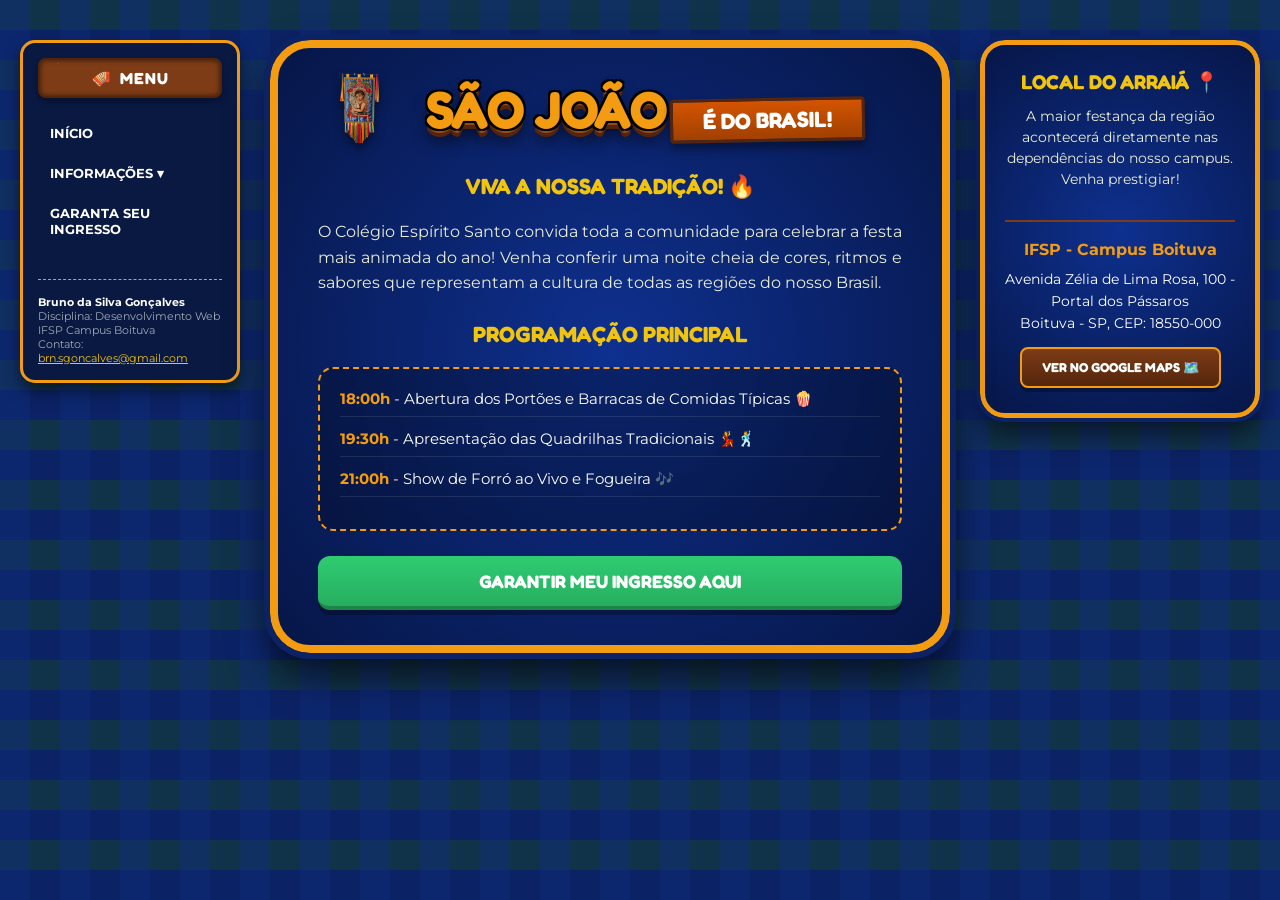
<file: index.html>
<!DOCTYPE html>
<html lang="pt-BR">

<head>
    <meta charset="UTF-8">
    <meta name="viewport" content="width=device-width, initial-scale=1.0">
    <title>São João é do Brasil - Início</title>
    <link rel="icon" type="image/jpeg" href="imagens/442537.png">
    <link rel="preconnect" href="https://fonts.googleapis.com">
    <link rel="preconnect" href="https://fonts.gstatic.com" crossorigin>
    <link href="https://fonts.googleapis.com/css2?family=Fredoka:wght@400;700&family=Montserrat:wght@400;700&display=swap" rel="stylesheet">
    <link rel="stylesheet" href="estilo/layout.css">
</head>

<body>

    <nav>
        <header>
            <i>🪗</i>
            <h3>Menu</h3>
        </header>
        <ul>
            <li><a href="index.html">Início</a></li>
            <li class="dropdown">
                <a href="#">Informações ▾</a>
                <ul>
                    <li><a href="paginas/sobre.html">História de São João</a></li>
                    <li><a href="paginas/cronograma.html">Cronograma</a></li>
                </ul>
            </li>
            <li><a href="paginas/formulario.html">Garanta seu ingresso</a></li>
        </ul>

        <address>
            <strong>Bruno da Silva Gonçalves</strong><br>
            Disciplina: Desenvolvimento Web<br>
            IFSP Campus Boituva<br>
            Contato: <a href="brn.sgoncalves@gmail.com" text-transform:none;">brn.sgoncalves@gmail.com</a>
        </address>
    </nav>

    <main>
        <header>
            <img src="imagens/9762cb28a85ff87d94969bb4abf67e01-removebg-preview.png" alt="Fogueira de São João iluminada">
            <h1>São João</h1>
            <small>É do Brasil!</small>
        </header>

        <section>
            <h2>Viva a nossa tradição! 🔥</h2>
            <p>O Colégio Espírito Santo convida toda a comunidade para celebrar a festa mais animada do ano! Venha conferir uma noite cheia de cores, ritmos e sabores que representam a cultura de todas as regiões do nosso Brasil.</p>
        </section>

        <article>
            <h3>Programação Principal</h3>
            <ul>
                <li><strong>18:00h</strong> - Abertura dos Portões e Barracas de Comidas Típicas 🍿</li>
                <li><strong>19:30h</strong> - Apresentação das Quadrilhas Tradicionais 💃🕺</li>
                <li><strong>21:00h</strong> - Show de Forró ao Vivo e Fogueira 🎶</li>
            </ul>
        </article>

        <footer>
            <form action="paginas/formulario.html" method="get">
                <button type="submit">Garantir Meu Ingresso Aqui</button>
            </form>
        </footer>
    </main>

    <aside class="local-evento">
        <h3>Local do Arraiá 📍</h3>
        <p>A maior festança da região acontecerá diretamente nas dependências do nosso campus. Venha prestigiar!</p>
        
        <address>
            <strong>IFSP - Campus Boituva</strong><br>
            Avenida Zélia de Lima Rosa, 100 - Portal dos Pássaros<br>
            Boituva - SP, CEP: 18550-000<br>
            <a href="https://maps.google.com/?q=IFSP+Campus+Boituva" target="_blank" rel="noopener noreferrer">Ver no Google Maps 🗺️</a>
        </address>
    </aside>

</body>
</html>
</file>
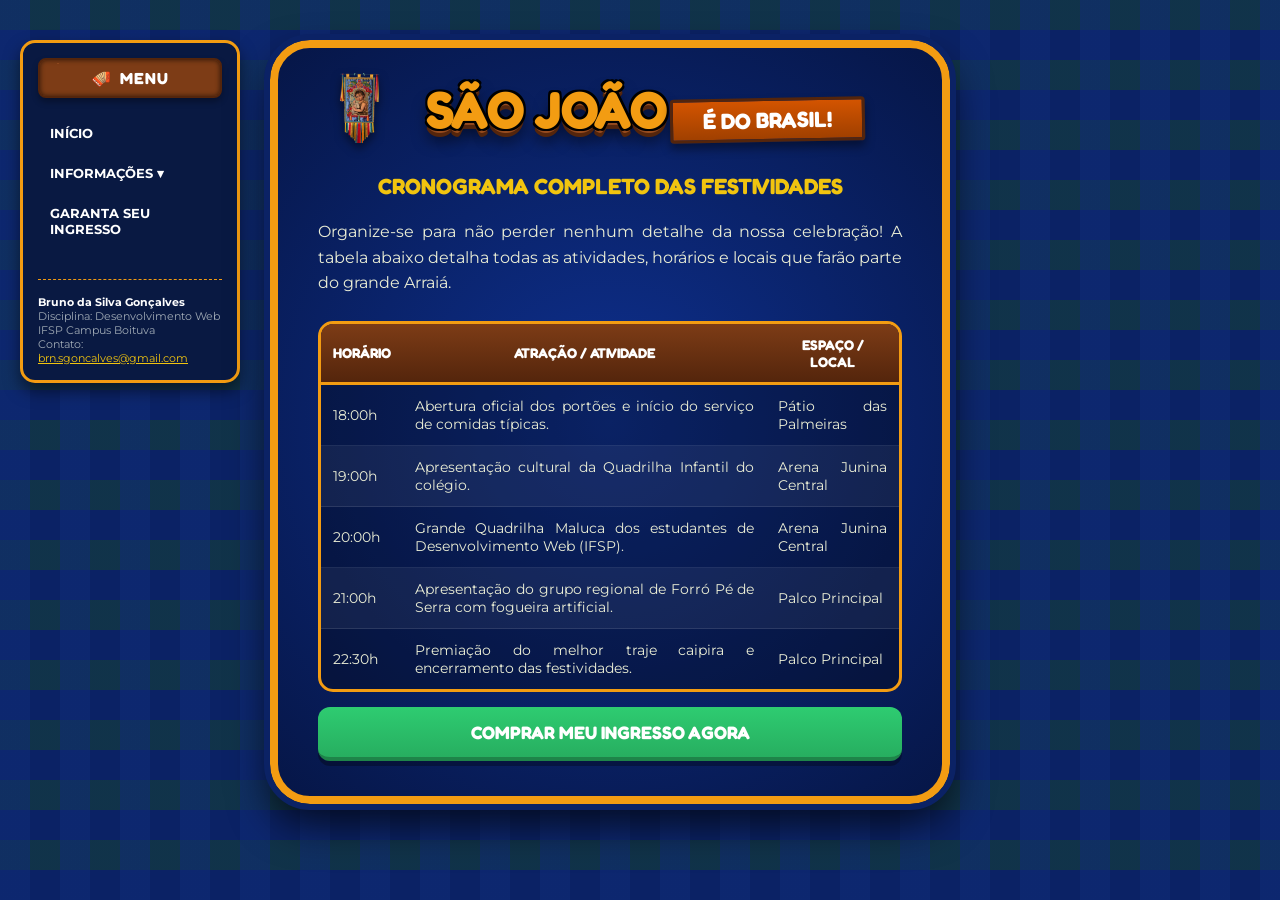
<file: paginas/cronograma.html>
<!DOCTYPE html>
<html lang="pt-BR">
<head>
    <meta charset="UTF-8">
    <meta name="viewport" content="width=device-width, initial-scale=1.0">
    <title>São João é do Brasil - Programação</title>
    <link rel="icon" type="image/jpeg" href="../imagens/442537.png">
    <link rel="preconnect" href="https://fonts.googleapis.com">
    <link rel="preconnect" href="https://fonts.gstatic.com" crossorigin>
    <link href="https://fonts.googleapis.com/css2?family=Fredoka:wght@400;700&family=Montserrat:wght@400;700&display=swap" rel="stylesheet">
    <link rel="stylesheet" href="../estilo/layout.css">
</head>
<body>

    <nav>
        <header>
            <i>🪗</i>
            <h3>Menu</h3>
        </header>
        <ul>
            <li><a href="index.html">Início</a></li>
            <li class="dropdown">
                <a href="#">Informações ▾</a>
                <ul>
                    <li><a href="paginas/sobre.html">História de São João</a></li>
                    <li><a href="paginas/cronograma.html">Cronograma</a></li>
                </ul>
            </li>
            <li><a href="paginas/formulario.html">Garanta seu ingresso</a></li>
        </ul>

        <address>
            <strong>Bruno da Silva Gonçalves</strong><br>
            Disciplina: Desenvolvimento Web<br>
            IFSP Campus Boituva<br>
            Contato: <a href="brn.sgoncalves@gmail.com"
                style="display:inline; padding:0; font-size:11px; color:#f1c40f; text-transform:none;">brn.sgoncalves@gmail.com</a>
        </address>
    </nav>

    <main>
        <header>
            <img src="../imagens/9762cb28a85ff87d94969bb4abf67e01-removebg-preview.png" alt="Fogueira de São João iluminada">
            <h1>São João</h1>
            <small>É do Brasil!</small>
        </header>

        <section>
            <h2>Cronograma Completo das Festividades</h2>
            <p>Organize-se para não perder nenhum detalhe da nossa celebração! A tabela abaixo detalha todas as atividades, horários e locais que farão parte do grande Arraiá.</p>
            
            <table>
                <thead>
                    <tr>
                        <th>Horário</th>
                        <th>Atração / Atividade</th>
                        <th>Espaço / Local</th>
                    </tr>
                </thead>
                <tbody>
                    <tr>
                        <td>18:00h</td>
                        <td>Abertura oficial dos portões e início do serviço de comidas típicas.</td>
                        <td>Pátio das Palmeiras</td>
                    </tr>
                    <tr>
                        <td>19:00h</td>
                        <td>Apresentação cultural da Quadrilha Infantil do colégio.</td>
                        <td>Arena Junina Central</td>
                    </tr>
                    <tr>
                        <td>20:00h</td>
                        <td>Grande Quadrilha Maluca dos estudantes de Desenvolvimento Web (IFSP).</td>
                        <td>Arena Junina Central</td>
                    </tr>
                    <tr>
                        <td>21:00h</td>
                        <td>Apresentação do grupo regional de Forró Pé de Serra com fogueira artificial.</td>
                        <td>Palco Principal</td>
                    </tr>
                    <tr>
                        <td>22:30h</td>
                        <td>Premiação do melhor traje caipira e encerramento das festividades.</td>
                        <td>Palco Principal</td>
                    </tr>
                </tbody>
            </table>
        </section>

        <footer>
            <form action="paginas/formulario.html" method="get">
                <button type="submit">Comprar Meu Ingresso Agora</button>
            </form>
        </footer>
    </main>
</body>
</file>
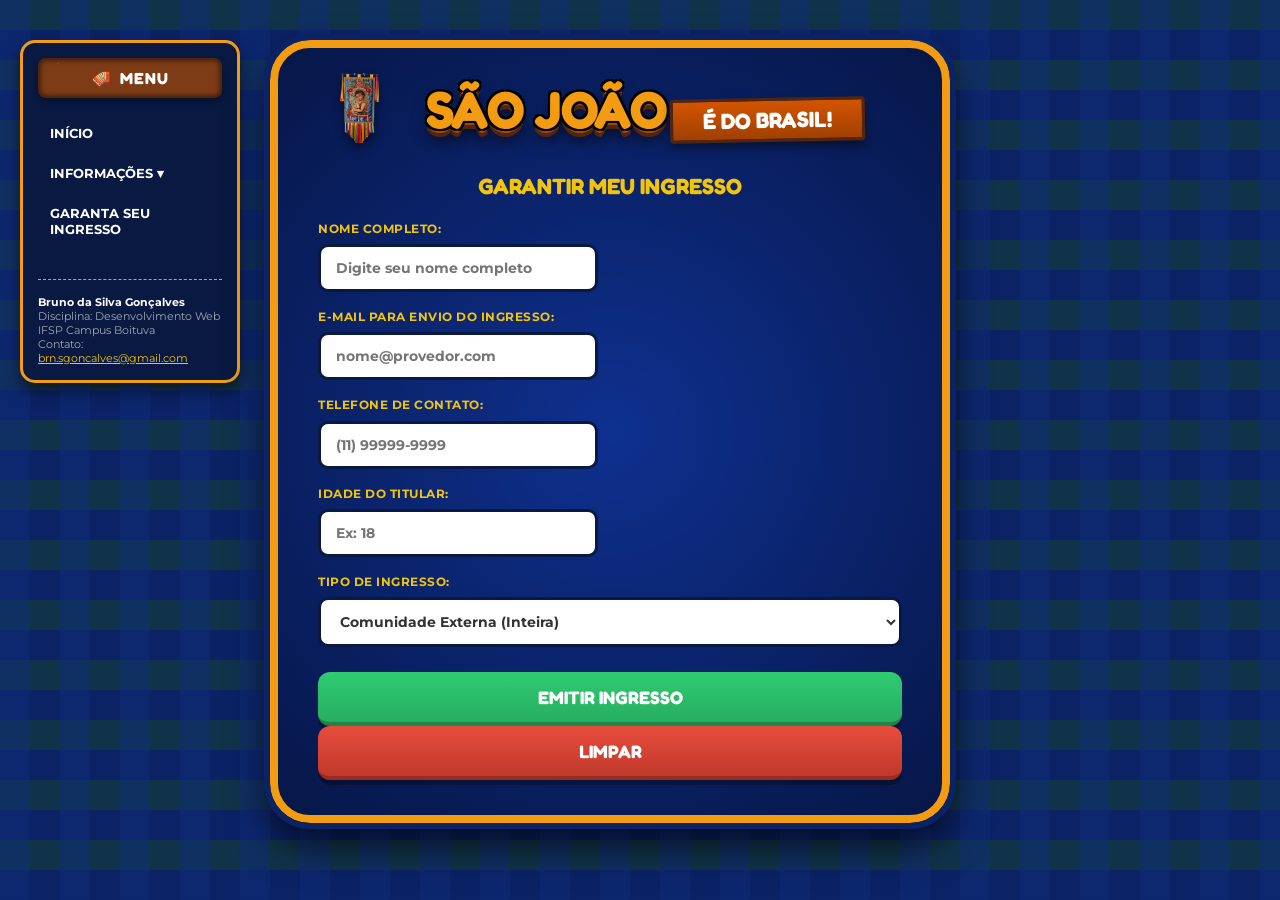
<file: paginas/formulario.html>
<!DOCTYPE html>
<html lang="pt-BR">
<head>
    <meta charset="UTF-8">
    <meta name="viewport" content="width=device-width, initial-scale=1.0">
    <title>São João é do Brasil - Inscrição</title>
    <link rel="icon" type="image/jpeg" href="../imagens/442537.png">
    <link rel="preconnect" href="https://fonts.googleapis.com">
    <link rel="preconnect" href="https://fonts.gstatic.com" crossorigin>
    <link href="https://fonts.googleapis.com/css2?family=Fredoka:wght@400;700&family=Montserrat:wght@400;700&display=swap" rel="stylesheet">
    <link rel="stylesheet" href="../estilo/layout.css">
    <link rel="stylesheet" href="../estilo/layoutForm.css">
</head>
<body>

    <nav>
        <header>
            <i>🪗</i>
            <h3>Menu</h3>
        </header>
        <ul>
            <li><a href="index.html">Início</a></li>
            <li class="dropdown">
                <a href="#">Informações ▾</a>
                <ul>
                    <li><a href="paginas/sobre.html">História de São João</a></li>
                    <li><a href="paginas/cronograma.html">Cronograma</a></li>
                </ul>
            </li>
            <li><a href="paginas/formulario.html">Garanta seu ingresso</a></li>
        </ul>

        <address>
            <strong>Bruno da Silva Gonçalves</strong><br>
            Disciplina: Desenvolvimento Web<br>
            IFSP Campus Boituva<br>
            Contato: <a href="brn.sgoncalves@gmail.com"
                style="display:inline; padding:0; font-size:11px; color:#f1c40f; text-transform:none;">brn.sgoncalves@gmail.com</a>
        </address>
    </nav>

    <main>
        <header>
            <img src="../imagens/9762cb28a85ff87d94969bb4abf67e01-removebg-preview.png" alt="Fogueira de São João iluminada">
            <h1>São João</h1>
            <small>É do Brasil!</small>
        </header>

        <section>
            <h2>Garantir Meu Ingresso</h2>
            
            <form id="cadastro-form">
                <p>
                    <label for="nome">Nome Completo:</label>
                    <input type="text" id="nome" name="nome" placeholder="Digite seu nome completo" required>
                </p>

                <p>
                    <label for="email">E-mail para Envio do Ingresso:</label>
                    <input type="email" id="email" name="email" placeholder="nome@provedor.com" required>
                </p>

                <p>
                    <label for="telefone">Telefone de Contato:</label>
                    <input type="tel" id="telefone" name="telefone" placeholder="(11) 99999-9999" required>
                </p>

                <p>
                    <label for="idade">Idade do Titular:</label>
                    <input type="number" id="idade" name="idade" min="0" max="120" placeholder="Ex: 18" required>
                </p>

                <p>
                    <label for="tipo-ingresso">Tipo de Ingresso:</label>
                    <select id="tipo-ingresso" name="tipo-ingresso">
                        <option value="Comunidade Externa (Inteira)">Comunidade Externa (Inteira)</option>
                        <option value="Estudante IFSP / Escola Pública (Meia)">Estudante IFSP / Escola Pública (Meia)</option>
                        <option value="Professor / Funcionário">Professor / Funcionário</option>
                        <option value="Criança até 10 anos (Isento)">Criança até 10 anos (Isento)</option>
                    </select>
                </p>

                <footer>
                    <button type="submit">Emitir Ingresso</button>
                    <button type="reset" id="btn-limpar">Limpar</button>
                </footer>
            </form>
        </section>

        <aside id="resultado-exibicao" style="display: none;">
            <h3>Prévia do Seu Ingresso! 🎟️</h3>
            <p><strong>Titular:</strong> <output id="out-nome"></output></p>
            <p><strong>E-mail cadastrado:</strong> <output id="out-email"></output></p>
            <p><strong>Contato:</strong> <output id="out-telefone"></output></p>
            <p><strong>Idade registrada:</strong> <output id="out-idade"></output> anos</p>
            <p><strong>Categoria:</strong> <output id="out-ingresso"></output></p>
            
            <footer>
                <button type="button" id="btn-confirmar-final">Confirmar e Gerar Entrada! 🔥</button>
            </footer>
        </aside>
    </main>
    <script src="../javascript/script.js"></script>
</body>
</file>
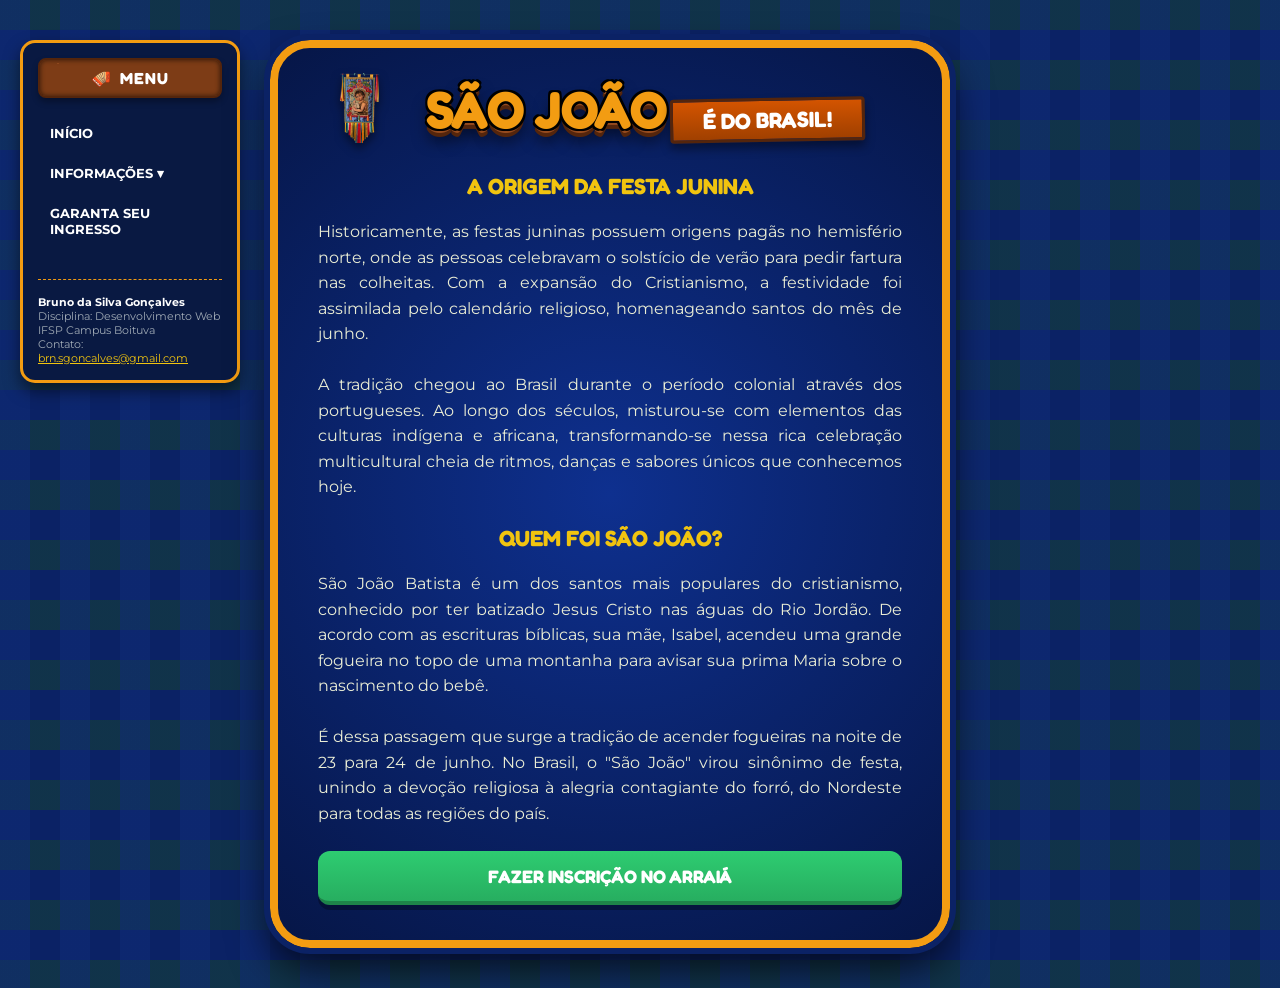
<file: paginas/sobre.html>
<!DOCTYPE html>
<html lang="pt-BR">
<head>
    <meta charset="UTF-8">
    <meta name="viewport" content="width=device-width, initial-scale=1.0">
    <title>São João é do Brasil - História</title>
    <link rel="icon" type="image/jpeg" href="../imagens/442537.png">
    <link rel="preconnect" href="https://fonts.googleapis.com">
    <link rel="preconnect" href="https://fonts.gstatic.com" crossorigin>
    <link href="https://fonts.googleapis.com/css2?family=Fredoka:wght@400;700&family=Montserrat:wght@400;700&display=swap" rel="stylesheet">
    <link rel="stylesheet" href="../estilo/layout.css">
</head>
<body>

    <nav>
        <header>
            <i>🪗</i>
            <h3>Menu</h3>
        </header>
        <ul>
            <li><a href="index.html">Início</a></li>
            <li class="dropdown">
                <a href="#">Informações ▾</a>
                <ul>
                    <li><a href="paginas/sobre.html">História de São João</a></li>
                    <li><a href="paginas/cronograma.html">Cronograma</a></li>
                </ul>
            </li>
            <li><a href="paginas/formulario.html">Garanta seu ingresso</a></li>
        </ul>

        <address>
            <strong>Bruno da Silva Gonçalves</strong><br>
            Disciplina: Desenvolvimento Web<br>
            IFSP Campus Boituva<br>
            Contato: <a href="brn.sgoncalves@gmail.com"
                style="display:inline; padding:0; font-size:11px; color:#f1c40f; text-transform:none;">brn.sgoncalves@gmail.com</a>
        </address>
    </nav>

    <main>
        <header>
            <img src="../imagens/9762cb28a85ff87d94969bb4abf67e01-removebg-preview.png" alt="Fogueira de São João iluminada">
            <h1>São João</h1>
            <small>É do Brasil!</small>
        </header>

        <section>
            <h2>A Origem da Festa Junina</h2>
            <article>
                <p>Historicamente, as festas juninas possuem origens pagãs no hemisfério norte, onde as pessoas celebravam o solstício de verão para pedir fartura nas colheitas. Com a expansão do Cristianismo, a festividade foi assimilada pelo calendário religioso, homenageando santos do mês de junho.</p>
                <p>A tradição chegou ao Brasil durante o período colonial através dos portugueses. Ao longo dos séculos, misturou-se com elementos das culturas indígena e africana, transformando-se nessa rica celebração multicultural cheia de ritmos, danças e sabores únicos que conhecemos hoje.</p>
            </article>
        </section>

        <section>
            <h2>Quem foi São João?</h2>
            <article>
                <p>São João Batista é um dos santos mais populares do cristianismo, conhecido por ter batizado Jesus Cristo nas águas do Rio Jordão. De acordo com as escrituras bíblicas, sua mãe, Isabel, acendeu uma grande fogueira no topo de uma montanha para avisar sua prima Maria sobre o nascimento do bebê.</p>
                <p>É dessa passagem que surge a tradição de acender fogueiras na noite de 23 para 24 de junho. No Brasil, o "São João" virou sinônimo de festa, unindo a devoção religiosa à alegria contagiante do forró, do Nordeste para todas as regiões do país.</p>
            </article>
        </section>

        <footer>
            <form action="paginas/formulario.html" method="get">
                <button type="submit">Fazer Inscrição no Arraiá</button>
            </form>
        </footer>
    </main>
</file>
<file: estilo/layout.css>
/* ==========================================
   CONFIGURAÇÕES GERAIS E CORES DA IMAGEM
   ========================================== */
* {
    box-sizing: border-box;
    margin: 0;
    padding: 0;
}

body {
    font-family: 'Montserrat', sans-serif;
    background-color: #0b2265;
    /* Padrão Xadrez Junino Baseado na Identidade Visual da Festa */
    background-image: 
        linear-gradient(90deg, rgba(16, 44, 122, 0.5) 50%, transparent 50%),
        linear-gradient(rgba(24, 78, 32, 0.4) 50%, transparent 50%);
    background-size: 60px 60px;
    color: #fff;
    min-height: 100vh;
    padding: 20px;
}

/* ==========================================
   MENU VERTICAL COM DROPDOWN VERTICAL (Critério D)
   ========================================== */
nav {
    background: #091942;
    border: 3px solid #f39c12;
    border-radius: 15px;
    width: 100%;
    padding: 15px;
    box-shadow: 0 8px 16px rgba(0,0,0,0.5);
    margin-bottom: 20px;
}

/* Placa do logotipo do menu */
nav header {
    background-color: #7d3c16;
    background-image: radial-gradient(circle at 10% 10%, #964b1f 1px, transparent 1px);
    border: 2px solid #54250c;
    border-radius: 8px;
    display: block;
    text-align: center;
    padding: 8px;
    margin-bottom: 15px;
    box-shadow: inset 0 0 5px rgba(0,0,0,0.6), 0 4px 6px rgba(0,0,0,0.3);
}

/* Estilização da tag <i> substituindo o antigo span da navbar */
nav header i {
    font-size: 16px;
    display: inline-block;
    margin-right: 5px;
    font-style: normal; /* Remove o itálico padrão do elemento <i> */
}

nav header h3 {
    font-family: 'Fredoka', sans-serif;
    text-transform: uppercase;
    color: #fff;
    font-size: 16px;
    letter-spacing: 1px;
    display: inline-block;
}

nav ul {
    list-style: none;
}

nav ul li a {
    display: block;
    color: #fff;
    text-decoration: none;
    padding: 12px;
    font-weight: 700;
    text-transform: uppercase;
    font-size: 13px;
    transition: background 0.2s;
}

nav ul li a:hover {
    background-color: #10328c;
    border-radius: 5px;
    color: #f1c40f;
}

/* Menu Dropdown */
nav ul li ul {
    display: none;
    background-color: #05102d;
    padding-left: 15px;
    border-left: 2px solid #f39c12;
}

nav ul li.dropdown:hover ul {
    display: block;
}

/* Dados de contato/rodapé do Menu (Critério C) */
address {
    margin-top: 30px;
    font-size: 11px;
    font-style: normal;
    color: #a0aab5;
    padding-top: 15px;
    border-top: 1px dashed #f39c12;
    text-align: left;
}

address strong {
    color: #fff;
}

address a {
    display: inline;
    padding: 0;
    font-size: 11px;
    color: #f1c40f;
    text-transform: none;
    font-weight: normal;
}

/* ==========================================
   ESTRUTURA DO CARTÃO PRINCIPAL (MAIN) E LOGO
   ========================================== */
main {
    background: radial-gradient(circle at center, #0e308f 0%, #061647 100%);
    border: 8px solid #f39c12;
    outline: 6px solid #0b2265;
    border-radius: 40px;
    width: 100%;
    max-width: 550px;
    margin: 20px auto;
    padding: 35px 25px;
    box-shadow: 0 20px 40px rgba(0,0,0,0.7);
    text-align: center;
    position: relative;
}

/* Container do logotipo principal */
main header {
    display: block;
    margin-bottom: 30px;
    text-align: center;
}

/* Nova regra para alinhar a imagem da fogueira anexada */
main header img {
    height: 70px; /* Tamanho harmonioso em relação à fonte */
    width: auto;
    float: left; /* Joga a fogueira para a esquerda do texto */
    margin-top: -10px;
    margin-left: 15px;
    filter: drop-shadow(0px 5px 5px rgba(0,0,0,0.5)); /* Efeito de sombra acompanhando a fogueira */
}

/* Título em relevo 3D adaptado para dividir linha com o float */
main header h1 {
    font-family: 'Fredoka', sans-serif;
    font-size: 52px;
    font-weight: 700;
    color: #f39c12;
    text-transform: uppercase;
    line-height: 0.9;
    letter-spacing: -1px;
    display: inline-block;
    text-shadow: 
        -2px -2px 0 #000,  
         2px -2px 0 #000,
        -2px  2px 0 #000,
         2px  2px 0 #000,
         0px  4px 0px #964b1f,
         0px  8px 0px #54250c,
         0px 12px 15px rgba(0,0,0,0.6);
}

/* Nova tag para o subtítulo amadeirado (Substituindo o antigo span) */
main header small {
    clear: both; /* Quebra o fluxo flutuante para se posicionar perfeitamente abaixo */
    background: linear-gradient(180deg, #d35400 0%, #a04000 100%);
    border: 3px solid #54250c;
    border-radius: 4px;
    display: inline-block;
    padding: 6px 30px;
    font-family: 'Fredoka', sans-serif;
    font-size: 22px;
    color: #fff;
    text-transform: uppercase;
    font-weight: bold;
    margin-top: 15px;
    box-shadow: 0 6px 10px rgba(0,0,0,0.4);
    transform: rotate(-1deg);
}

/* Força o fechamento de fluxos flutuantes do cabeçalho */
main header::after {
    content: "";
    display: table;
    clear: both;
}

main h2, main h3 {
    font-family: 'Fredoka', sans-serif;
    color: #f1c40f;
    margin-bottom: 20px;
    text-transform: uppercase;
    font-size: 22px;
}

section p {
    font-size: 16px;
    line-height: 1.6;
    color: #eaedd5;
    margin-bottom: 25px;
    text-align: justify;
}

/* Listas de Programação e Tabelas */
article ul {
    list-style: none;
    text-align: left;
    background: rgba(0, 0, 0, 0.25);
    padding: 20px;
    border-radius: 15px;
    border: 2px dashed #f39c12;
    margin-bottom: 25px;
}

article ul li {
    margin-bottom: 12px;
    font-size: 15px;
    border-bottom: 1px solid rgba(255,255,255,0.1);
    padding-bottom: 8px;
}

article ul li strong {
    color: #f39c12;
}

table {
    width: 100%;
    border-collapse: separate;
    border-spacing: 0;
    margin: 15px 0;
    background: rgba(0, 0, 0, 0.3);
    border: 3px solid #f39c12;
    border-radius: 15px;
    overflow: hidden;
}

th {
    background: linear-gradient(180deg, #7d3c16 0%, #54250c 100%);
    color: #fff;
    font-family: 'Fredoka', sans-serif;
    text-transform: uppercase;
    font-size: 14px;
    padding: 12px;
    border-bottom: 3px solid #f39c12;
}

td {
    padding: 12px;
    font-size: 14px;
    color: #eaedd5;
    border-bottom: 1px solid rgba(255, 255, 255, 0.1);
    vertical-align: middle;
    text-align: justify;
}

tbody tr:nth-child(even) {
    background-color: rgba(255, 255, 255, 0.05);
}

tbody tr:last-child td {
    border-bottom: none;
}

/* Ilustração Semântica (Página de História) */
figure {
    margin-bottom: 25px;
    background: rgba(0, 0, 0, 0.25);
    padding: 15px;
    border-radius: 15px;
    border: 2px dashed #f39c12;
}

/* Nova tag para carregar a ilustração de emojis (Substituindo o antigo span) */
figure strong {
    font-size: 70px;
    display: block;
    margin: 10px 0;
    font-weight: normal;
}

figcaption {
    font-size: 12px;
    color: #f1c40f;
    font-family: 'Fredoka', sans-serif;
    text-transform: uppercase;
    letter-spacing: 0.5px;
}

/* ==========================================
   CAIXA ISOLADA DO ASIDE (LOCALIZAÇÃO)
   ========================================== */
aside.local-evento {
    margin-top: 25px;
    margin-bottom: 25px;
    text-align: center;
    background: radial-gradient(circle at center, #0e308f 0%, #061647 100%);
    border: 5px solid #f39c12;
    outline: 4px solid #0b2265;
    border-radius: 25px;
    padding: 20px;
    box-shadow: 0 15px 30px rgba(0,0,0,0.6);
}

aside.local-evento h3 {
    color: #f1c40f;
    font-family: 'Fredoka', sans-serif;
    text-transform: uppercase;
    font-size: 20px;
    margin-bottom: 12px;
}

aside.local-evento p {
    font-size: 14px;
    line-height: 1.5;
    color: #eaedd5;
    margin-bottom: 15px;
    text-align: center;
}

aside.local-evento address {
    border-top: 2px solid #7d3c16;
    padding-top: 15px;
    font-size: 14px;
    font-style: normal;
    color: #fff;
    line-height: 1.6;
    text-align: center;
}

aside.local-evento address strong {
    color: #f39c12;
    font-size: 16px;
    display: inline-block;
    margin-bottom: 5px;
}

aside.local-evento address a {
    display: inline-block;
    margin-top: 12px;
    background: linear-gradient(180deg, #7d3c16 0%, #54250c 100%);
    border: 2px solid #f39c12;
    border-radius: 8px;
    color: #fff;
    padding: 8px 20px;
    font-family: 'Fredoka', sans-serif;
    font-size: 13px;
    text-transform: uppercase;
    text-decoration: none;
    font-weight: bold;
    box-shadow: 0 4px 0px rgba(0, 0, 0, 0.3);
}

/* Botão padrão de navegação (Rodapé das páginas comuns) */
main footer button {
    width: 100%;
    padding: 14px;
    border: none;
    border-radius: 12px;
    font-family: 'Fredoka', sans-serif;
    font-size: 18px;
    font-weight: bold;
    text-transform: uppercase;
    cursor: pointer;
    box-shadow: 0 5px 0px rgba(0,0,0,0.3);
    background: linear-gradient(180deg, #2ecc71 0%, #27ae60 100%);
    color: #fff;
    border-bottom: 4px solid #1e8449;
}

/* ==========================================
   MEDIA QUERIES OBRIGATÓRIAS (Critério G)
   ========================================== */
@media (min-width: 992px) {
    body {
        display: block;
        max-width: 1350px;
        margin: 0 auto;
        padding: 40px 20px;
    }

    nav {
        display: block;
        float: left;
        width: 220px;
        position: sticky;
        top: 40px;
        margin-bottom: 0;
    }

    main {
        float: left;
        width: calc(100% - 560px);
        max-width: 750px;
        margin: 0 0 0 30px;
        padding: 35px 40px;
    }

    aside.local-evento {
        float: right;
        width: 280px;
        margin: 0;
        padding: 25px 20px;
    }

    body::after, main::after {
        content: "";
        display: table;
        clear: both;
    }
}

@media (max-width: 767px) {
    body { padding: 10px; }
    
    /* Reposiciona a fogueira centralizada no mobile em cima do título */
    main header img {
        height: 55px;
        float: none;
        display: block;
        margin: 0 auto 12px auto;
    }
    
    main { padding: 25px 15px; border-width: 5px; outline-width: 4px; }
    main header h1 { font-size: 36px; display: block; }
    table { font-size: 12px; }
    th, td { padding: 8px 4px; }
}
</file>
<file: estilo/layoutForm.css>
/* ==========================================
   ELEMENTOS INTERNOS DO FORMULÁRIO
   ========================================== */
form p {
    margin-bottom: 18px;
    text-align: left;
}

form label {
    display: block;
    margin-bottom: 6px;
    font-size: 12px;
    font-weight: 700;
    text-transform: uppercase;
    color: #f1c40f;
    letter-spacing: 0.5px;
}

form input, form select {
    width: 100%;
    padding: 12px 15px;
    border-radius: 10px;
    border: 3px solid #091942;
    background-color: #fff;
    color: #333;
    font-family: 'Montserrat', sans-serif;
    font-weight: bold;
    font-size: 14px;
    outline: none;
}

form input:focus, form select:focus {
    border-color: #f39c12;
}

form footer {
    display: block;
    margin-top: 25px;
}

form button, aside footer button {
    width: 100%;
    padding: 14px;
    border: none;
    border-radius: 12px;
    font-family: 'Fredoka', sans-serif;
    font-size: 18px;
    font-weight: bold;
    text-transform: uppercase;
    cursor: pointer;
    box-shadow: 0 5px 0px rgba(0,0,0,0.3);
    margin-bottom: 10px;
    transition: transform 0.1s;
}

form button:active, aside footer button:active {
    transform: translateY(4px);
    box-shadow: 0 1px 0px rgba(0,0,0,0.3);
}

form button[type="submit"] {
    background: linear-gradient(180deg, #2ecc71 0%, #27ae60 100%);
    color: #fff;
    border-bottom: 4px solid #1e8449;
}

form button[type="reset"] {
    background: linear-gradient(180deg, #e74c3c 0%, #c0392b 100%);
    color: #fff;
    border-bottom: 4px solid #962d22;
}

/* ==========================================
   PAINEL REATIVO: ESPELHO DO INGRESSO (ASIDE)
   ========================================== */
aside#resultado-exibicao {
    margin-top: 30px;
    padding: 20px;
    background: rgba(46, 204, 113, 0.15);
    border: 3px solid #2ecc71;
    border-radius: 15px;
    text-align: left;
}

aside#resultado-exibicao h3 {
    color: #2ecc71;
    text-align: center;
    font-family: 'Fredoka', sans-serif;
    margin-bottom: 15px;
}

aside#resultado-exibicao p {
    font-size: 14px;
    margin-bottom: 10px;
    color: #eaedd5;
    border-bottom: 1px solid rgba(255,255,255,0.05);
    padding-bottom: 5px;
}

#btn-confirmar-final {
    background: linear-gradient(180deg, #f1c40f 0%, #f39c12 100%);
    color: #000;
    border-bottom: 4px solid #b7790b;
    margin-top: 15px;
}

/* COMPORTAMENTO EM DESKTOP (Duas Colunas de Perguntas) */
@media (min-width: 992px) {
    form p {
        width: 48%;
        float: left;
        margin-right: 4%;
        margin-bottom: 15px;
    }

    form p:nth-child(5) {
        width: 100%;
        margin-right: 0;
        clear: both;
    }

    form footer {
        clear: both;
        padding-top: 10px;
    }
    
    form button {
        width: 48%;
        float: left;
        margin-right: 4%;
        margin-bottom: 0;
    }
    
    form button[type="reset"] {
        float: right;
        margin-right: 0;
    }
    
    aside#resultado-exibicao {
        margin-top: 20px;
        clear: both;
    }

    form::after, form footer::after {
        content: "";
        display: table;
        clear: both;
    }
}
</file>
